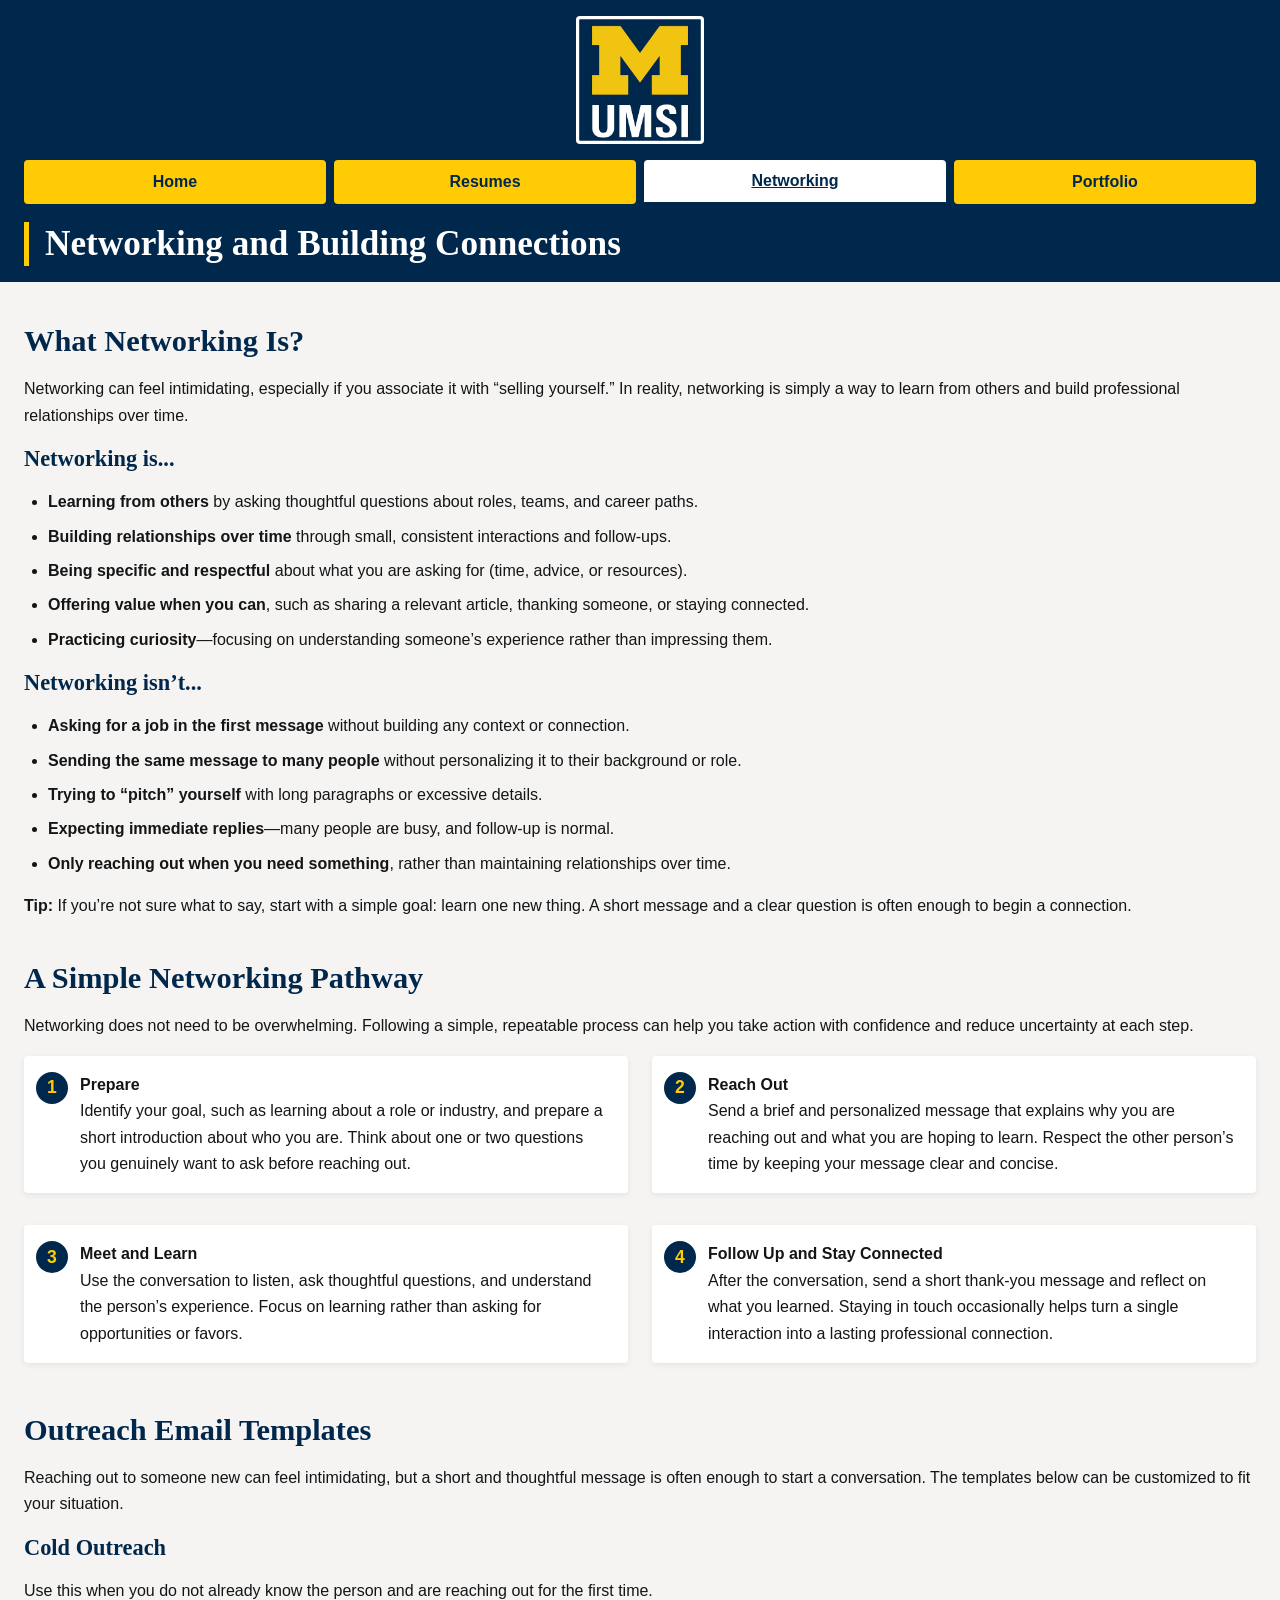
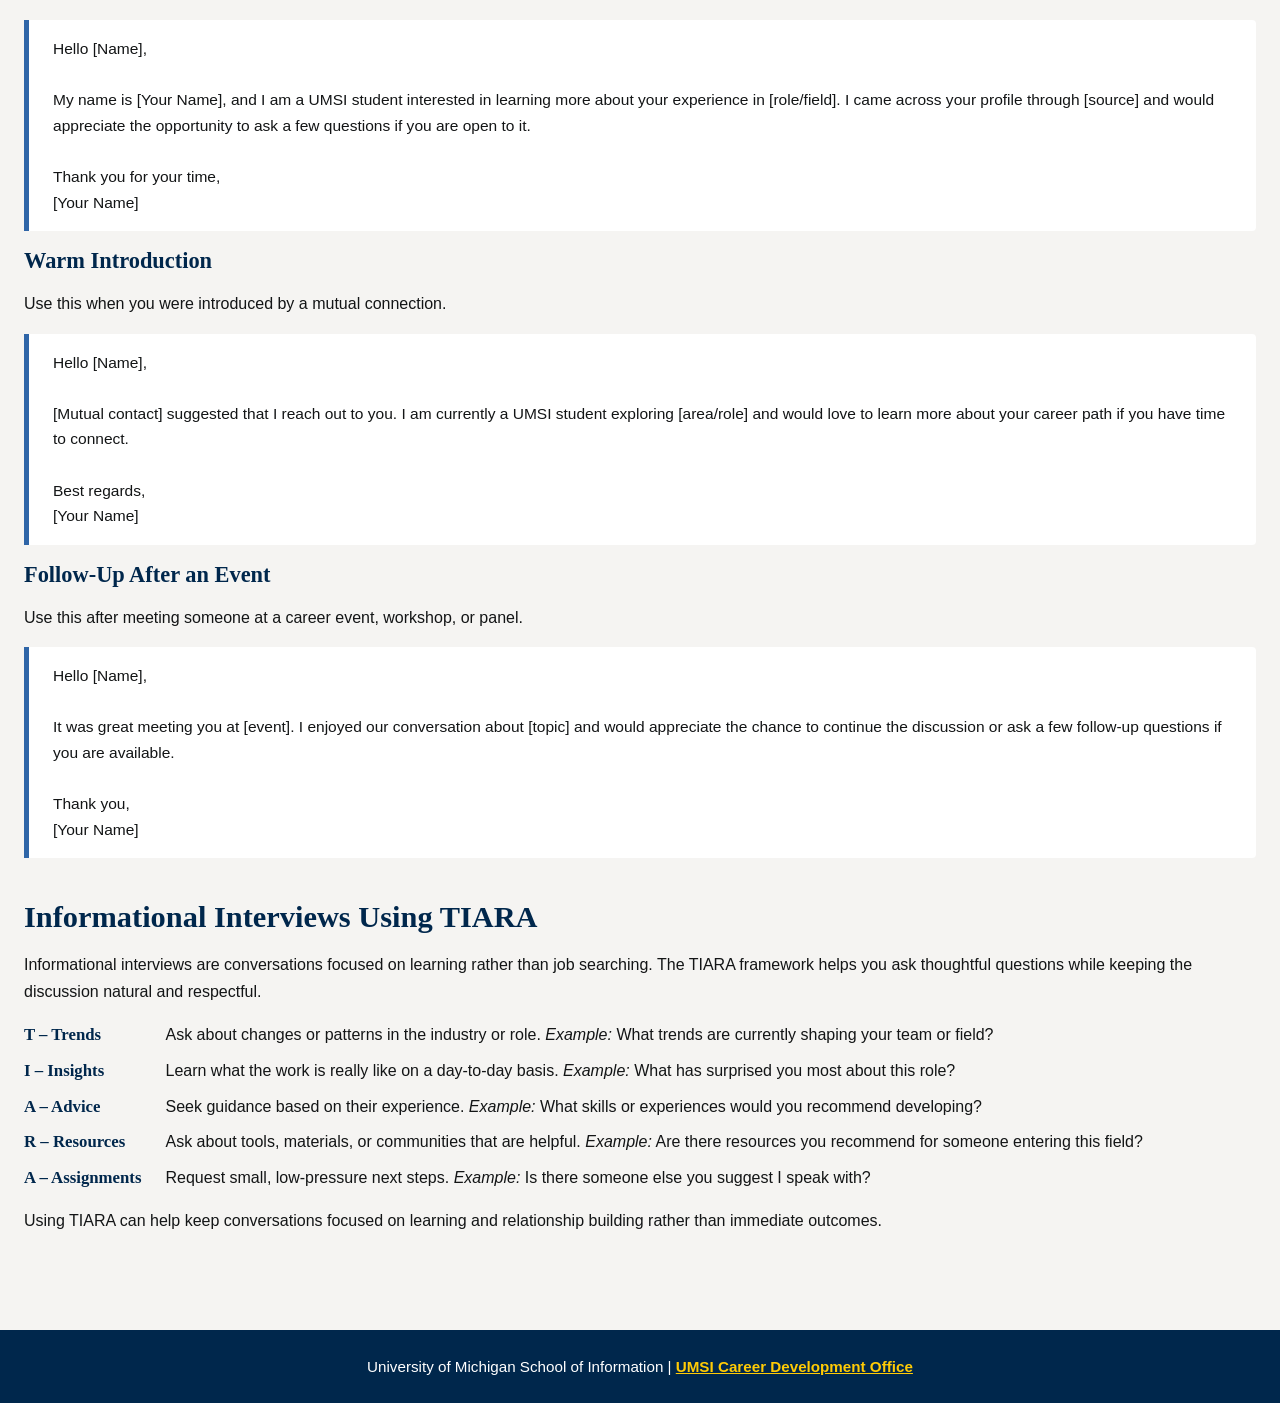
<file: network.html>
<!DOCTYPE html>
<html lang="en">
<head>
    <meta charset="UTF-8">
    <meta name="viewport" content="width=device-width, initial-scale=1.0">
    <link rel="stylesheet" href="css/html5reset.css">
    <link rel="stylesheet" href="css/style.css">
    <title>Document</title>
</head>
<body>
        <header>
  <a class="skip-link" href="#main-content">Skip to Main Content</a>
        <img src="images/UMSI_signature_vertical_informal_solidblue.jpg" alt="UMSI Logo">
        <nav>
            <ul>
                <li><a href = "index.html">Home</a></li>
                <li><a href = "resume.html">Resumes</a></li>
                <li><a href = "network.html" aria-current="page">Networking</a></li>
                <li><a href = "portfolio.html">Portfolio</a></li>
            </ul>
        </nav>
    <h1>Networking and Building Connections</h1>

    </header>

    <main id="main-content">
    <section>
        <h2>What Networking Is?</h2>
        <p>
        Networking can feel intimidating, especially if you associate it with “selling yourself.”
        In reality, networking is simply a way to learn from others and build professional relationships over time.
        </p>
          <h3>Networking is...</h3>
            <ul>
                <li><strong>Learning from others</strong> by asking thoughtful questions about roles, teams, and career paths.</li>
                <li><strong>Building relationships over time</strong> through small, consistent interactions and follow-ups.</li>
                <li><strong>Being specific and respectful</strong> about what you are asking for (time, advice, or resources).</li>
                <li><strong>Offering value when you can</strong>, such as sharing a relevant article, thanking someone, or staying connected.</li>
                <li><strong>Practicing curiosity</strong>—focusing on understanding someone’s experience rather than impressing them.</li>
            </ul>
          <h3>Networking isn’t...</h3>
            <ul>
                <li><strong>Asking for a job in the first message</strong> without building any context or connection.</li>
                <li><strong>Sending the same message to many people</strong> without personalizing it to their background or role.</li>
                <li><strong>Trying to “pitch” yourself</strong> with long paragraphs or excessive details.</li>
                <li><strong>Expecting immediate replies</strong>—many people are busy, and follow-up is normal.</li>
                <li><strong>Only reaching out when you need something</strong>, rather than maintaining relationships over time.</li>
            </ul>
        <p>
            <strong>Tip:</strong> If you’re not sure what to say, start with a simple goal: learn one new thing.
            A short message and a clear question is often enough to begin a connection.
        </p>
    </section>

    <section>
        <h2>A Simple Networking Pathway</h2>
          <p>
            Networking does not need to be overwhelming. Following a simple, repeatable
            process can help you take action with confidence and reduce uncertainty at each step.
          </p>
          <ul class="pathway-list">
            <li>
            <strong>Prepare</strong><br>
            Identify your goal, such as learning about a role or industry, and prepare a short
            introduction about who you are. Think about one or two questions you genuinely
            want to ask before reaching out.
            </li>

            <li>
            <strong>Reach Out</strong><br>
            Send a brief and personalized message that explains why you are reaching out and
            what you are hoping to learn. Respect the other person’s time by keeping your
            message clear and concise.
            </li>

            <li>
            <strong>Meet and Learn</strong><br>
            Use the conversation to listen, ask thoughtful questions, and understand the
            person’s experience. Focus on learning rather than asking for opportunities or favors.
            </li>

            <li>
            <strong>Follow Up and Stay Connected</strong><br>
            After the conversation, send a short thank-you message and reflect on what you
            learned. Staying in touch occasionally helps turn a single interaction into a lasting
            professional connection.
            </li>
          </ul>
    </section>

    <section>
        <h2>Outreach Email Templates</h2>
            <p>
                Reaching out to someone new can feel intimidating, but a short and thoughtful message is often enough to start a conversation. The templates below can be customized to fit your situation.
            </p>

            <h3>Cold Outreach</h3>
            <p>
                Use this when you do not already know the person and are reaching out for the first time.
            </p>
            <blockquote>
                <p>
                Hello [Name],<br><br>
                My name is [Your Name], and I am a UMSI student interested in learning more about
                your experience in [role/field]. I came across your profile through [source] and
                would appreciate the opportunity to ask a few questions if you are open to it.<br><br>
                Thank you for your time,<br>
                [Your Name]
                </p>
            </blockquote>

            <h3>Warm Introduction</h3>
            <p>
                Use this when you were introduced by a mutual connection.
            </p>
            <blockquote>
                <p>
                Hello [Name],<br><br>
                [Mutual contact] suggested that I reach out to you. I am currently a UMSI student
                exploring [area/role] and would love to learn more about your career path if you
                have time to connect.<br><br>
                Best regards,<br>
                [Your Name]
                </p>
            </blockquote>

            <h3>Follow-Up After an Event</h3>
            <p>
                Use this after meeting someone at a career event, workshop, or panel.
            </p>
            <blockquote>
                <p>
                Hello [Name],<br><br>
                It was great meeting you at [event]. I enjoyed our conversation about [topic] and
                would appreciate the chance to continue the discussion or ask a few follow-up
                questions if you are available.<br><br>
                Thank you,<br>
                [Your Name]
                </p>
            </blockquote>
    </section>

    <section>
    <h2>Informational Interviews Using TIARA</h2>

    <p>
        Informational interviews are conversations focused on learning rather than job
        searching. The TIARA framework helps you ask thoughtful questions while keeping
        the discussion natural and respectful.
    </p>

    <dl>
        <dt><strong>T – Trends</strong></dt>
        <dd>
        Ask about changes or patterns in the industry or role.
        <em>Example:</em> What trends are currently shaping your team or field?
        </dd>

        <dt><strong>I – Insights</strong></dt>
        <dd>
        Learn what the work is really like on a day-to-day basis.
        <em>Example:</em> What has surprised you most about this role?
        </dd>

        <dt><strong>A – Advice</strong></dt>
        <dd>
        Seek guidance based on their experience.
        <em>Example:</em> What skills or experiences would you recommend developing?
        </dd>

        <dt><strong>R – Resources</strong></dt>
        <dd>
        Ask about tools, materials, or communities that are helpful.
        <em>Example:</em> Are there resources you recommend for someone entering this field?
        </dd>

        <dt><strong>A – Assignments</strong></dt>
        <dd>
        Request small, low-pressure next steps.
        <em>Example:</em> Is there someone else you suggest I speak with?
        </dd>
    </dl>

    <p>
        Using TIARA can help keep conversations focused on learning and relationship
        building rather than immediate outcomes.
    </p>
    </section>

    </main>

    <footer>
        <p>University of Michigan School of Information | <a href="https://umich.instructure.com/courses/137916">UMSI Career Development Office </a></p>
        </footer>
</body>
</html>
</file>
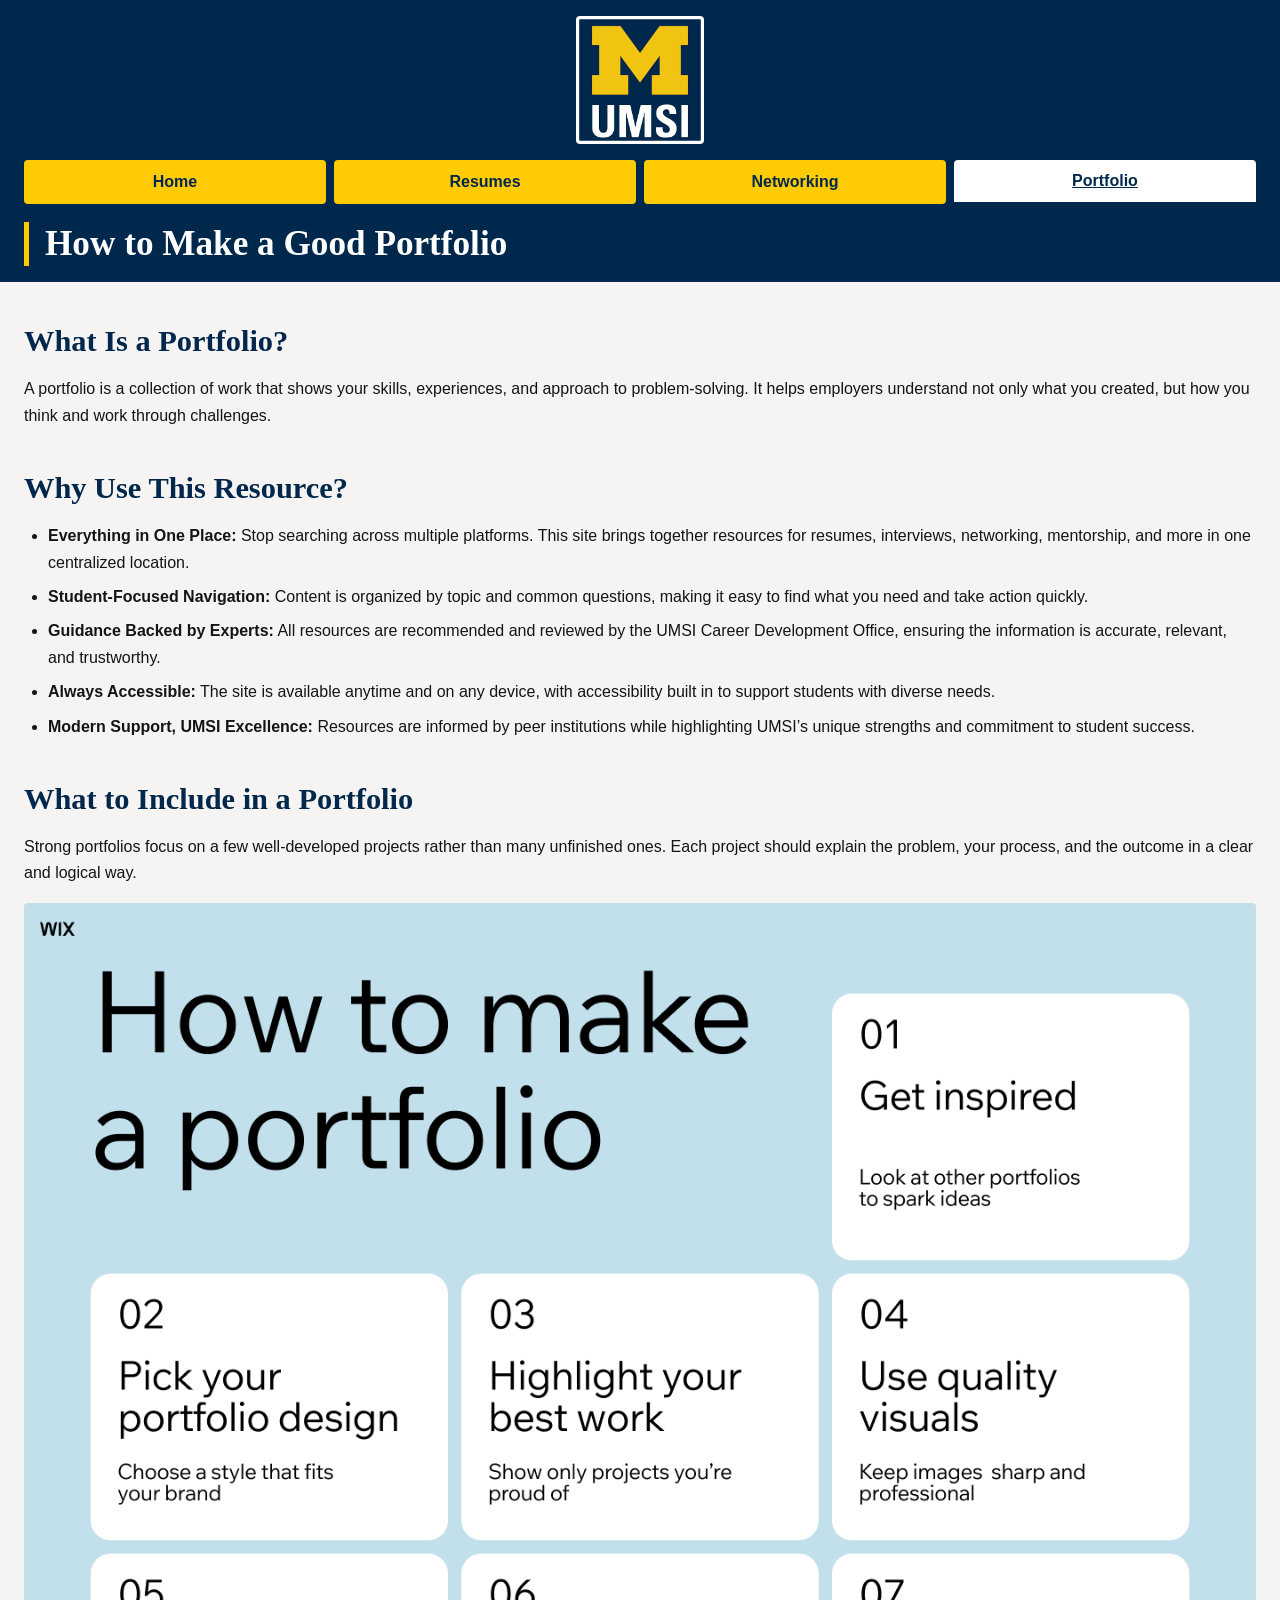
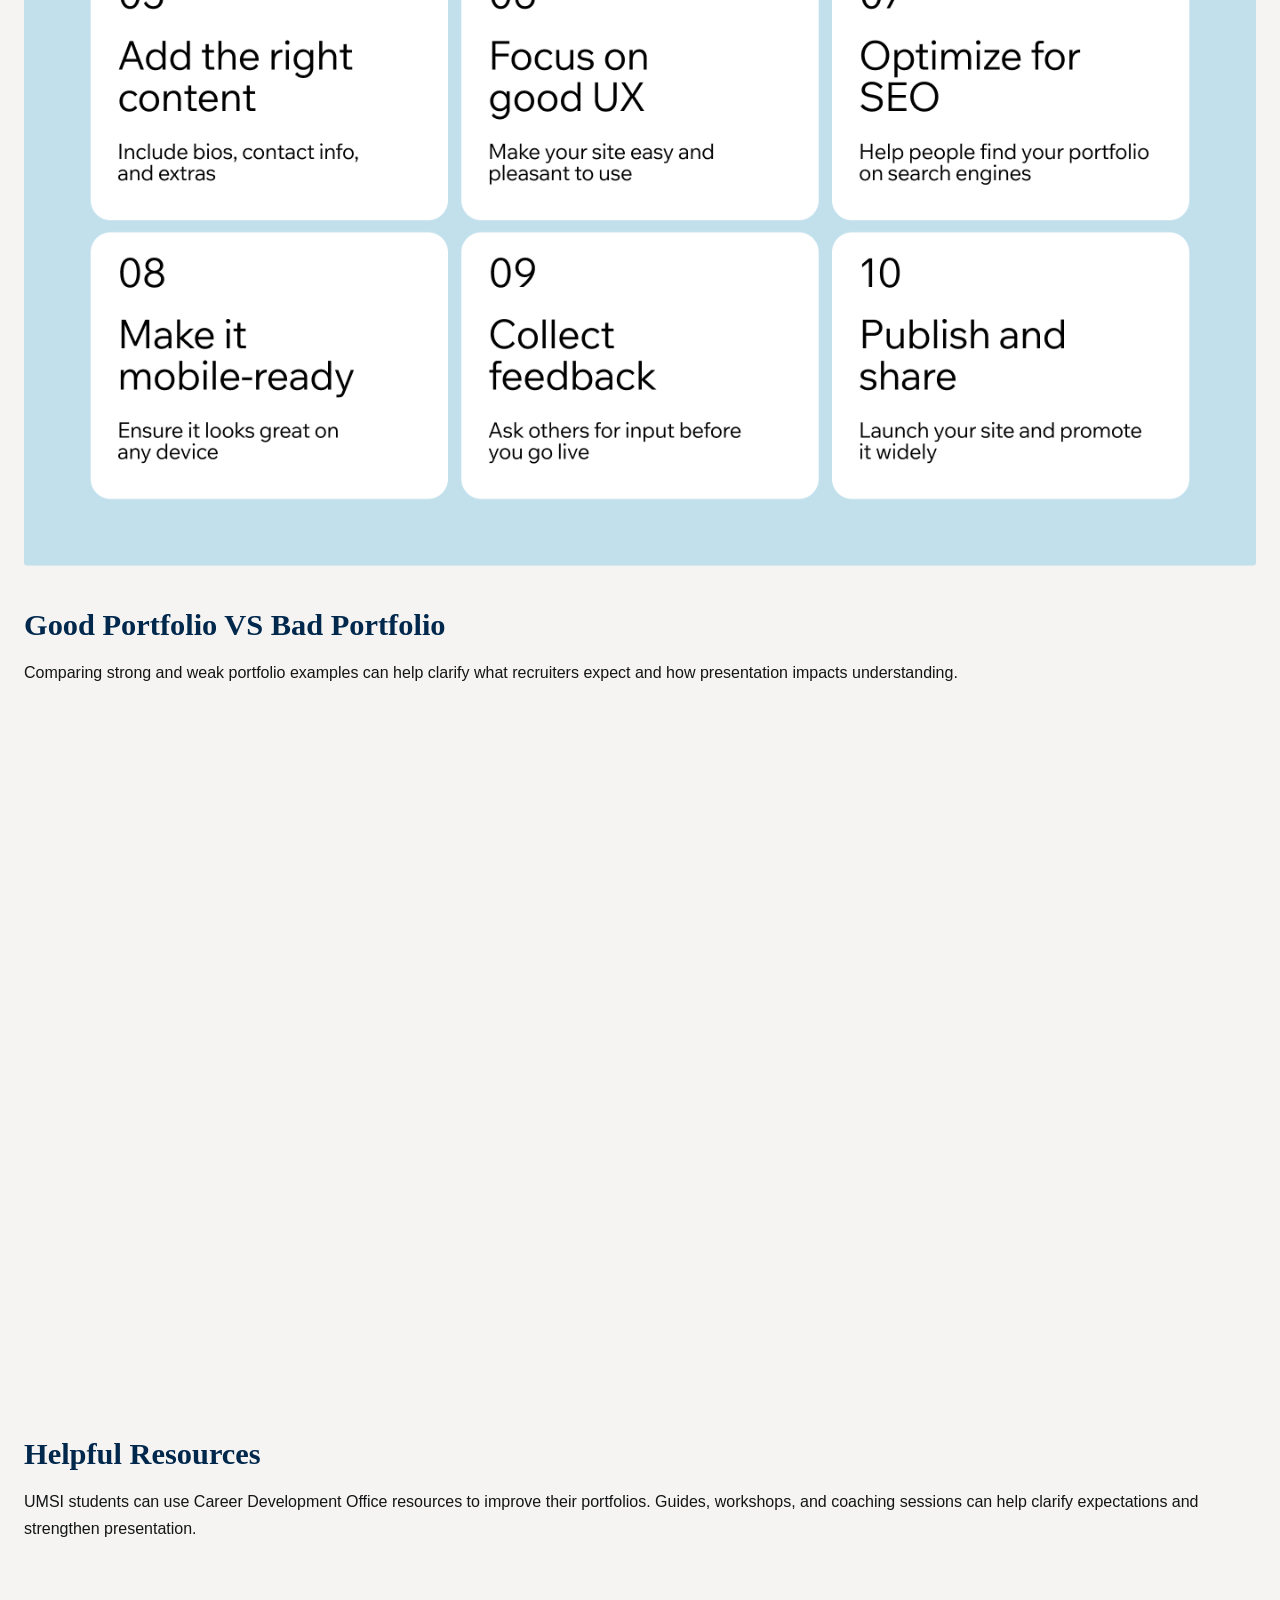
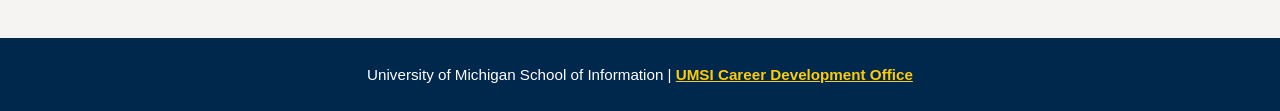
<file: portfolio.html>
<!DOCTYPE html>
<html lang="en">
<head>
    <meta charset="UTF-8">
    <meta name="viewport" content="width=device-width, initial-scale=1.0">
    <link rel="stylesheet" href="css/html5reset.css">
    <link rel="stylesheet" href="css/style.css">
    <title>Document</title>
</head>
<body>
            <header>
  <a class="skip-link" href="#main-content">Skip to Main Content</a>
        <img src="images/UMSI_signature_vertical_informal_solidblue.jpg" alt="UMSI Logo">
        <nav>
            <ul>
                <li><a href = "index.html">Home</a></li>
                <li><a href = "resume.html">Resumes</a></li>
                <li><a href = "network.html">Networking</a></li>
                <li><a href = "portfolio.html" aria-current="page">Portfolio</a></li>
            </ul>
        </nav>
    <h1>How to Make a Good Portfolio</h1>

    </header>

    <main id="main-content">
    <section>
        <h2>What Is a Portfolio?</h2>
        <p>A portfolio is a collection of work that shows your skills, experiences, and approach to problem-solving. It helps employers understand not only what you created, but how you think and work through challenges.</p>
    </section>
    
    <section>
        <h2>Why Use This Resource?</h2>
        <ul>
            <li>
            <strong>Everything in One Place:</strong>
            Stop searching across multiple platforms. This site brings together resources for resumes, interviews, networking, mentorship, and more in one centralized location.
            </li>
            <li>
            <strong>Student-Focused Navigation:</strong>
            Content is organized by topic and common questions, making it easy to find what you need and take action quickly.
            </li>
            <li>
            <strong>Guidance Backed by Experts:</strong>
            All resources are recommended and reviewed by the UMSI Career Development Office, ensuring the information is accurate, relevant, and trustworthy.
            </li>
            <li>
            <strong>Always Accessible:</strong>
            The site is available anytime and on any device, with accessibility built in to support students with diverse needs.
            </li>
            <li>
            <strong>Modern Support, UMSI Excellence:</strong>
            Resources are informed by peer institutions while highlighting UMSI’s unique strengths and commitment to student success.
            </li>
        </ul>
    </section>

    <section>
        <h2>What to Include in a Portfolio</h2>
        <p>Strong portfolios focus on a few well-developed projects rather than many unfinished ones. Each project should explain the problem, your process, and the outcome in a clear and logical way.</p>
        <img src="images/good_portfolio_structure.png" alt="Diagram showing a portfolio structure with project overview, process, and outcomes.">
    </section>

    <section>
        <h2>Good Portfolio VS Bad Portfolio</h2>
        <p>Comparing strong and weak portfolio examples can help clarify what recruiters expect and how presentation impacts understanding.</p>
        <figure>
        <div class="video-wrapper">
        <iframe
        width="560"
        height="315"
        src="https://www.youtube.com/embed/0VGc7jrD9zo"
        title="Video explaining the differences between good and bad portfolios"
        allow="accelerometer; autoplay; clipboard-write; encrypted-media; gyroscope; picture-in-picture"
        allowfullscreen>
        </iframe>
        </div>
        </figure>
    </section>

    <section>
        <h2>Helpful Resources</h2>
        <p>UMSI students can use Career Development Office resources to improve their portfolios. Guides, workshops, and coaching sessions can help clarify expectations and strengthen presentation.</p>
    </section>

    </main>

    <footer>
        <p>University of Michigan School of Information | <a href="https://umich.instructure.com/courses/137916">UMSI Career Development Office </a></p>
        </footer>
</body>
</html>
</file>
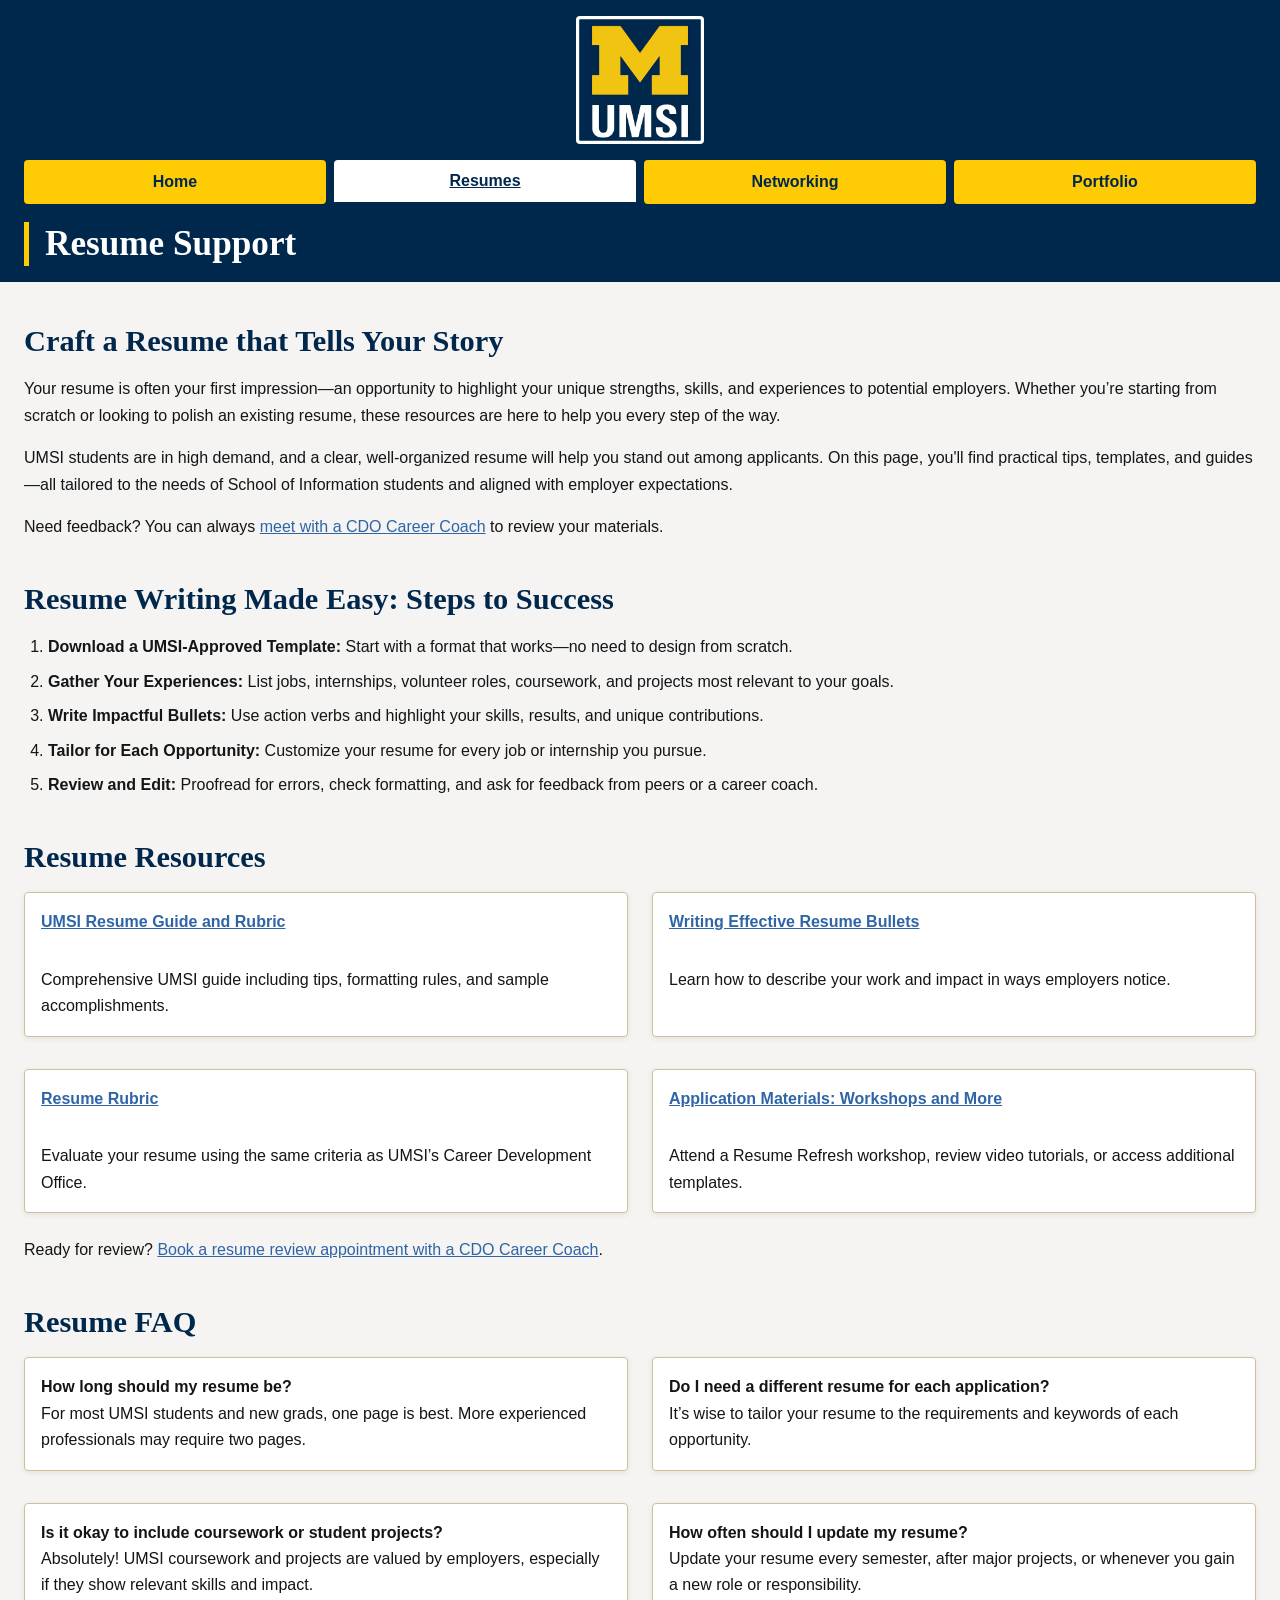
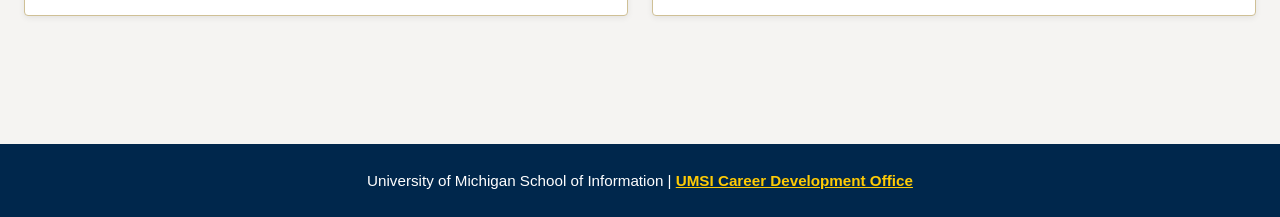
<file: resume.html>
<!DOCTYPE html>
<html lang="en">
<head>
    <meta charset="UTF-8">
    <meta name="viewport" content="width=device-width, initial-scale=1.0">
    <link rel="stylesheet" href="css/html5reset.css">
    <link rel="stylesheet" href="css/style.css">
    <title>Resumes</title>
</head>
<body>

    <header>
  <a class="skip-link" href="#main-content">Skip to Main Content</a>
        <img src="images/UMSI_signature_vertical_informal_solidblue.jpg" alt="UMSI Logo">
        <nav>
            <ul>
                <li><a href = "index.html">Home</a></li>
                <li><a href = "resume.html" aria-current="page">Resumes</a></li>
                <li><a href = "network.html">Networking</a></li>
                <li><a href = "portfolio.html">Portfolio</a></li>
            </ul>
        </nav>
        <h1>Resume Support</h1>

    </header>
<main id="main-content">
  
  <section>
    <h2>Craft a Resume that Tells Your Story</h2>
    <p>
      Your resume is often your first impression—an opportunity to highlight your unique strengths, skills, and experiences to potential employers. Whether you’re starting from scratch or looking to polish an existing resume, these resources are here to help you every step of the way.
    </p>
    <p>
      UMSI students are in high demand, and a clear, well-organized resume will help you stand out among applicants. On this page, you'll find practical tips, templates, and guides—all tailored to the needs of School of Information students and aligned with employer expectations.
    </p>
    <p>
      Need feedback? You can always <a href="https://umich.instructure.com/courses/137916/pages/talk-to-a-career-coach" target="_blank">meet with a CDO Career Coach</a> to review your materials.
    </p>
  </section>
  
  <section>
    <h2>Resume Writing Made Easy: Steps to Success</h2>
    <ol>
      <li><strong>Download a UMSI-Approved Template:</strong> Start with a format that works—no need to design from scratch.</li>
      <li><strong>Gather Your Experiences:</strong> List jobs, internships, volunteer roles, coursework, and projects most relevant to your goals.</li>
      <li><strong>Write Impactful Bullets:</strong> Use action verbs and highlight your skills, results, and unique contributions.</li>
      <li><strong>Tailor for Each Opportunity:</strong> Customize your resume for every job or internship you pursue.</li>
      <li><strong>Review and Edit:</strong> Proofread for errors, check formatting, and ask for feedback from peers or a career coach.</li>
    </ol>
  </section>

  <section>
    <h2>Resume Resources</h2>
    <ul class="resources-grid">
      <li>
        <a href="https://docs.google.com/document/d/1_1GfDJyVGIgE82MZjVhuWT_aB_2Hcj1NN62FUCXoR_o/edit?tab=t.0" target="_blank">
          UMSI Resume Guide and Rubric
        </a> <br>
        Comprehensive UMSI guide including tips, formatting rules, and sample accomplishments.
      </li>
      <li>
        <a href="https://docs.google.com/document/d/1-EVZYH_Fic4mfLVGOXyHTSeRwBWmmi2WHSgGDLGGPEs/edit?tab=t.0" target="_blank">
          Writing Effective Resume Bullets
        </a> <br>
        Learn how to describe your work and impact in ways employers notice.
      </li>
      <li>
        <a href="https://docs.google.com/document/d/1vJMfgw9nwpHN9Sy0L0RP0aNBbaDSsiLPc2vy-doac6s/edit?tab=t.0" target="_blank">
          Resume Rubric
        </a> <br>
        Evaluate your resume using the same criteria as UMSI’s Career Development Office.
      </li>
      <li>
        <a href="https://docs.google.com/document/d/1vJMfgw9nwpHN9Sy0L0RP0aNBbaDSsiLPc2vy-doac6s/edit?tab=t.0" target="_blank">
          Application Materials: Workshops and More
        </a> <br>
        Attend a Resume Refresh workshop, review video tutorials, or access additional templates.
      </li>
    </ul>
    <p>
      Ready for review? <a href="https://umich.instructure.com/courses/137916/pages/talk-to-a-career-coach" target="_blank">Book a resume review appointment with a CDO Career Coach</a>.
    </p>
  </section>

  <section>
    <h2>Resume FAQ</h2>
    <ul class="resources-grid">
      <li>
        <strong>How long should my resume be?</strong><br>
        For most UMSI students and new grads, one page is best. More experienced professionals may require two pages.
      </li>
      <li>
        <strong>Do I need a different resume for each application?</strong><br>
        It’s wise to tailor your resume to the requirements and keywords of each opportunity.
      </li>
      <li>
        <strong>Is it okay to include coursework or student projects?</strong><br>
        Absolutely! UMSI coursework and projects are valued by employers, especially if they show relevant skills and impact.
      </li>
      <li>
        <strong>How often should I update my resume?</strong><br>
        Update your resume every semester, after major projects, or whenever you gain a new role or responsibility.
      </li>
    </ul>
  </section>
          <!-- Content taken & modified from UMGPT with the prompt, "for the same content write me some intro content and resources for a resume page" - this was after I had asked for content for the home page.
        UMGPT. (2025). UMGPT (GPT-4.1 August 25th version) [Large language model]. -->

    
        <div></div>
        <div></div>
        <div></div>
        <div></div>
    </main>
    <footer>
        <p>University of Michigan School of Information | <a href="https://umich.instructure.com/courses/137916">UMSI Career Development Office </a></p>
        </footer>
    
</body>

</html>
</file>
<file: css/style.css>
:root {
  --um-blue:        #00274C;
  --um-maize:       #FFCB05;
  --um-light-blue:  #2F65A7;
  --um-tan:         #CFC096;
  --um-ash:         #989C97;
  --um-black:       #131516;
  --white:          #FFFFFF;
  --off-white:      #F5F4F2;
  --link-hover:     #1A4F8A;
  --font-heading:   Georgia, 'Times New Roman', serif;
  --font-body:      'Helvetica Neue', Helvetica, Arial, sans-serif;
  --space-xs:  0.5rem;
  --space-sm:  1rem;
  --space-md:  1.5rem;
  --space-lg:  2.5rem;
  --space-xl:  4rem;
  --max-width: 75rem;
  --radius:    4px;
}

.skip-link {
  position: absolute;
  top: -100%;
  left: var(--space-sm);
  z-index: 9999;
  background: var(--um-maize);
  color: var(--um-blue);
  font-weight: 700;
  font-size: 1rem;
  padding: 0.75rem 1.25rem;
  border-radius: var(--radius);
  text-decoration: none;
  transition: top 0.2s ease;
}
.skip-link:focus {
  top: var(--space-sm);
}

*, *::before, *::after { box-sizing: border-box; }

html {
  font-size: 100%;
  scroll-behavior: smooth;
}

body {
  font-family: var(--font-body);
  font-size: 1rem;
  line-height: 1.65;
  color: var(--um-black);
  background-color: var(--off-white);
  margin: 0;
}

h1, h2, h3, h4, h5, h6 {
  font-family: var(--font-heading);
  color: var(--um-blue);
  line-height: 1.25;
  margin-top: 0;
  margin-bottom: var(--space-sm);
}
h1 { font-size: clamp(1.6rem, 5vw, 2.5rem); }
h2 { font-size: clamp(1.3rem, 4vw, 1.9rem); }
h3 { font-size: clamp(1.1rem, 3vw, 1.4rem); }

p {
  margin-top: 0;
  margin-bottom: var(--space-sm);
}

a { color: var(--um-light-blue); text-decoration: underline; }
a:hover, a:focus {
  color: var(--link-hover);
  outline: 2px solid var(--um-maize);
  outline-offset: 2px;
  border-radius: 2px;
}

ul, ol {
  padding-left: 1.5rem;
  margin-top: 0;
  margin-bottom: var(--space-sm);
}

li {
  margin-bottom: var(--space-xs);
  font-size: 1rem;
  line-height: 1.65;
}

header {
  background-color: var(--um-blue);
  color: var(--white);
  padding: var(--space-sm) var(--space-md);
}
header img {
  display: block;
  width: clamp(5rem, 15vw, 8rem);
  height: auto;
  margin: 0 auto var(--space-sm) auto;
  background: var(--white);
  padding: 0.2rem;
  border-radius: var(--radius);
}
header h1 {
  color: var(--white);
  margin-top: var(--space-sm);
  margin-bottom: 0;
  font-size: clamp(1.4rem, 5vw, 2.2rem);
  border-left: 5px solid var(--um-maize);
  padding-left: var(--space-sm);
}

nav { margin-top: var(--space-sm); }

nav ul {
  list-style: none;
  padding: 0;
  margin: 0;
  display: grid;
  grid-template-columns: repeat(4, 1fr);
  gap: var(--space-xs);
  overflow: hidden;
}
nav ul li { margin: 0; }
nav ul li a {
  display: flex;
  align-items: center;
  justify-content: center;
  min-height: 2.75rem;
  background-color: var(--um-maize);
  color: var(--um-blue);
  font-weight: 700;
  font-size: clamp(0.75rem, 2vw, 1rem);
  text-decoration: none;
  padding: 0.5rem 0.25rem;
  text-align: center;
  border-radius: var(--radius);
  transition: background-color 0.2s ease, color 0.2s ease;
}
nav ul li a:hover,
nav ul li a:focus {
  background-color: var(--white);
  color: var(--um-blue);
  outline: 3px solid var(--white);
  outline-offset: 2px;
}
nav ul li a[aria-current="page"] {
  background-color: var(--white);
  color: var(--um-blue);
  font-weight: 900;
  border-bottom: 4px solid var(--um-blue);
  text-decoration: underline;
}

main { padding: var(--space-lg) var(--space-md); }
section { margin-bottom: var(--space-lg); }
section:last-child { margin-bottom: 0; }

.start-here-grid {
  display: grid;
  grid-template-columns: 1fr 1fr;
  gap: var(--space-md);
  align-items: start;
}

.start-here-grid img {
  width: 100%;
  height: 25rem;
  object-fit: cover;
  border-radius: var(--radius);
  display: block;
  margin-bottom: var(--space-sm);
}

.resources-grid {
  display: grid;
  grid-template-columns: repeat(2, 1fr);
  gap: var(--space-md);
  list-style: none;
  padding: 0;
}
.resources-grid li {
  background: var(--white);
  border: 1px solid var(--um-tan);
  border-radius: var(--radius);
  padding: var(--space-sm);
  box-shadow: 0 2px 6px rgba(0,0,0,0.07);
}
.resources-grid li a {
  font-weight: 700;
  display: block;
  margin-bottom: 0.3rem;
}

.pathway-list {
  list-style: none;
  padding: 0;
  display: grid;
  grid-template-columns: repeat(2, 1fr);
  gap: var(--space-md);
  counter-reset: pathway-counter;
}
.pathway-list li {
  background: var(--white);
  border-radius: var(--radius);
  padding: var(--space-sm) var(--space-sm) var(--space-sm) 3.5rem;
  position: relative;
  box-shadow: 0 2px 6px rgba(0,0,0,0.07);
  counter-increment: pathway-counter;
}
.pathway-list li::before {
  content: counter(pathway-counter);
  position: absolute;
  left: 0.75rem;
  top: 1rem;
  background: var(--um-blue);
  color: var(--um-maize);
  font-weight: 900;
  font-size: 1.1rem;
  width: 2rem;
  height: 2rem;
  display: flex;
  align-items: center;
  justify-content: center;
  border-radius: 50%;
}

blockquote {
  background: var(--white);
  border-left: 5px solid var(--um-light-blue);
  padding: var(--space-sm) var(--space-md);
  margin: var(--space-sm) 0;
  border-radius: 0 var(--radius) var(--radius) 0;
  font-size: 0.97rem;
}
blockquote p { margin: 0; }

dl {
  display: grid;
  grid-template-columns: auto 1fr;
  gap: var(--space-xs) var(--space-md);
  align-items: baseline;
  margin: 0 0 var(--space-sm);
}
dt {
  color: var(--um-blue);
  font-family: var(--font-heading);
  font-size: 1.05rem;
  white-space: nowrap;
}
dd { margin: 0; }

figure { margin: var(--space-sm) 0 var(--space-md); }
.video-wrapper {
  position: relative;
  padding-bottom: 56.25%;
  height: 0;
  overflow: hidden;
  border-radius: var(--radius);
}
.video-wrapper iframe {
  position: absolute;
  inset: 0;
  width: 100%;
  height: 100%;
  border: 0;
}
iframe { max-width: 100%; display: block; }

main img {
  max-width: 100%;
  height: auto;
  display: block;
  border-radius: var(--radius);
  margin-bottom: var(--space-sm);
}

footer {
  background-color: var(--um-blue);
  color: var(--white);
  text-align: center;
  padding: var(--space-md) var(--space-sm);
  margin-top: var(--space-lg);
  font-size: 0.95rem;
}
footer p { margin: 0; }
footer a { color: var(--um-maize); font-weight: 700; }
footer a:hover, footer a:focus {
  color: var(--white);
  outline-color: var(--um-maize);
}

@media (prefers-reduced-motion: reduce) {
  *, *::before, *::after {
    animation-duration: 0.01ms !important;
    animation-iteration-count: 1 !important;
    transition-duration: 0.01ms !important;
    scroll-behavior: auto !important;
  }
}
</file>
